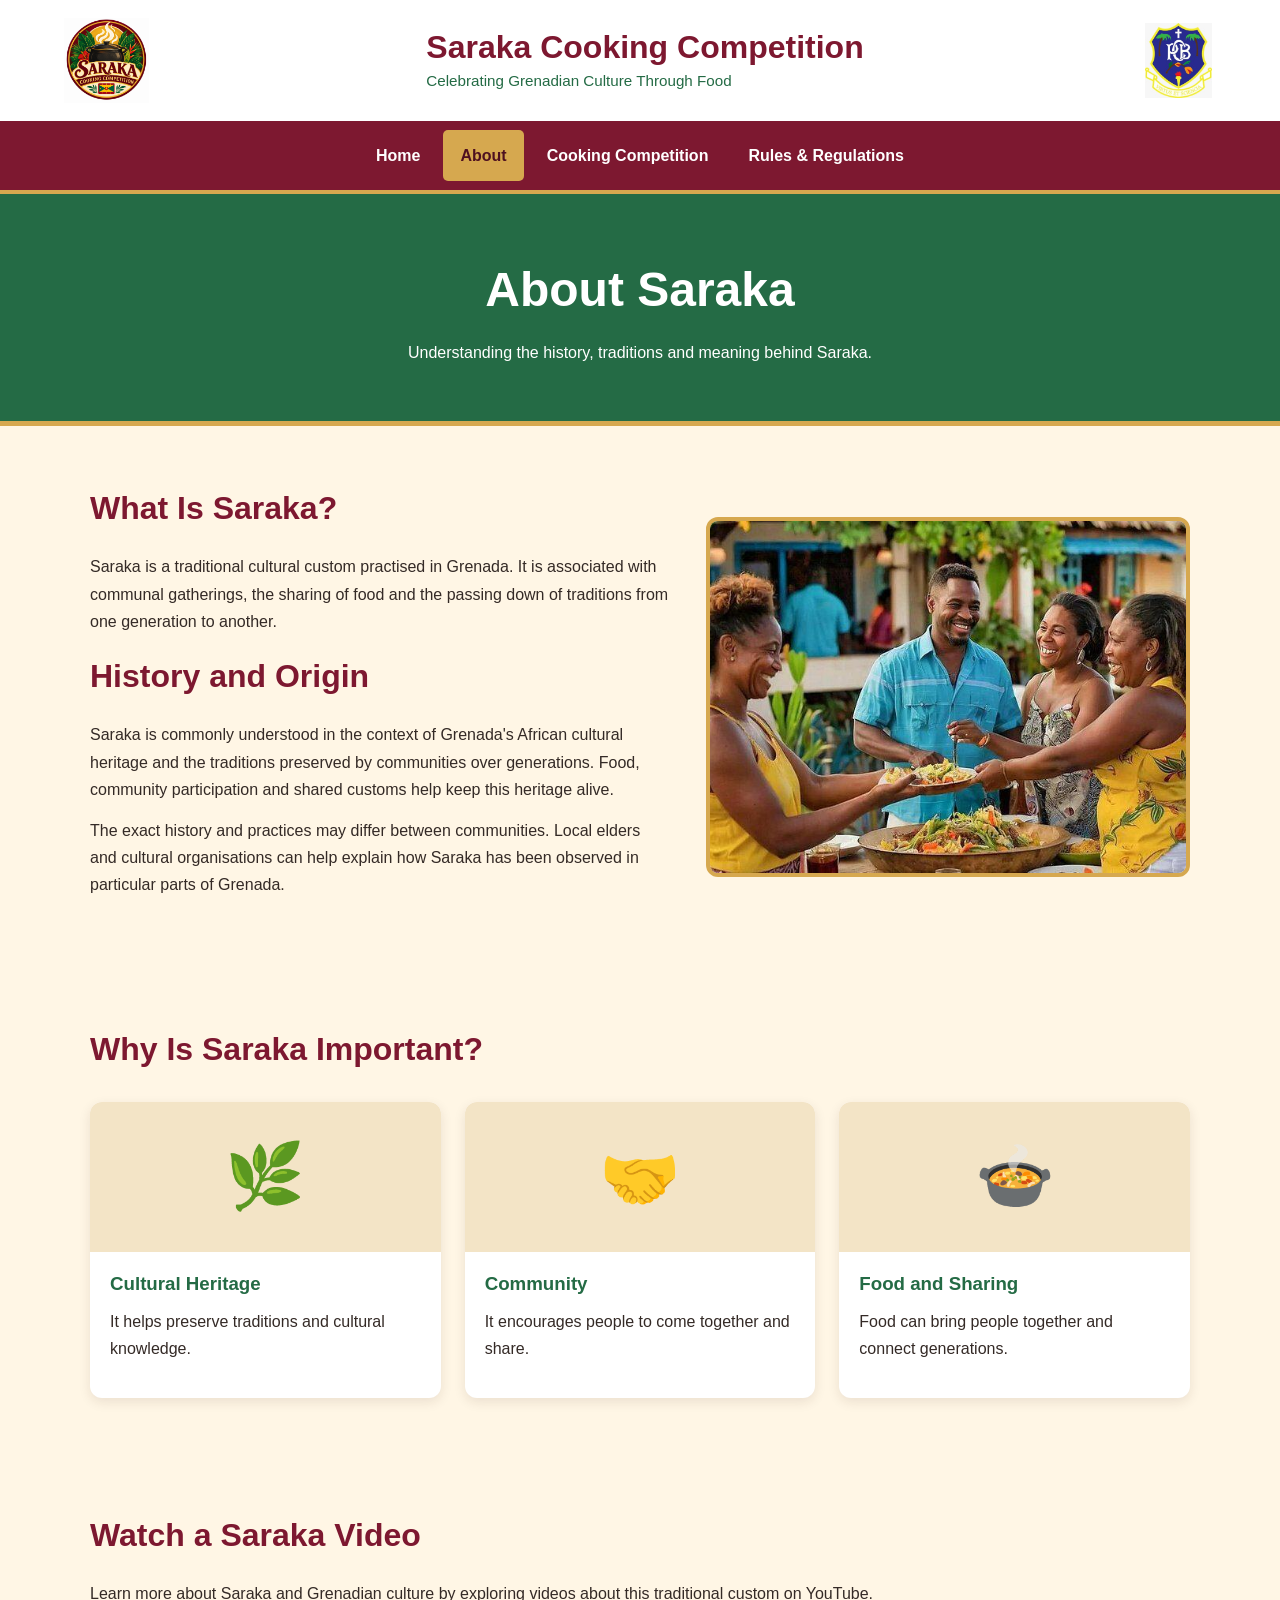
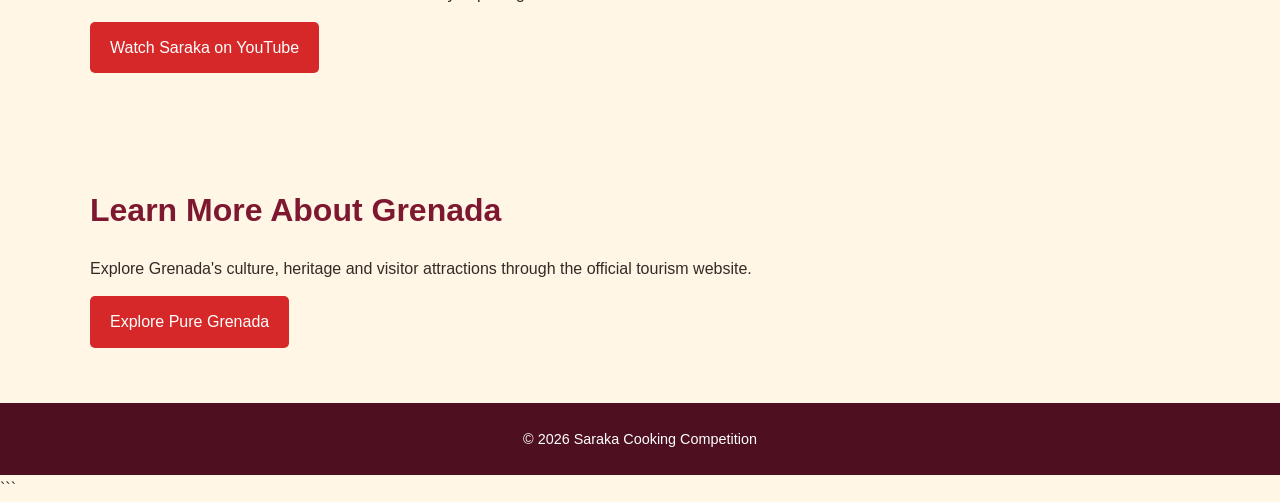
<file: about.html>
<!DOCTYPE html>
<html lang="en">
<head>
    <meta charset="UTF-8">
    <meta name="viewport" content="width=device-width, initial-scale=1.0">

    <title>About Saraka | Saraka Cooking Competition</title>
    <link rel="stylesheet" href="style.css">
</head>
<body>

<header>
    <div class="branding">
        <img src="weblogo.png" alt="Saraka event logo">

        <div>
            <h1>Saraka Cooking Competition</h1>
            <p>Celebrating Grenadian Culture Through Food</p>
        </div>

        <img src="logo.jpg" alt="School logo" class="school-logo">
    </div>

    <nav>
        <a href="index.html">Home</a>
        <a class="active" href="about.html">About</a>
        <a href="competition.html">Cooking Competition</a>
        <a href="rules.html">Rules &amp; Regulations</a>
    </nav>
</header>

<main>
    <section class="page-banner">
        <h2>About Saraka</h2>
        <p>Understanding the history, traditions and meaning behind Saraka.</p>
    </section>

    <section class="section two-column">
        <div>
            <h2>What Is Saraka?</h2>

            <p>
                Saraka is a traditional cultural custom practised in
                Grenada. It is associated with communal gatherings,
                the sharing of food and the passing down of traditions
                from one generation to another.
            </p>

            <h2>History and Origin</h2>

            <p>
                Saraka is commonly understood in the context of
                Grenada's African cultural heritage and the traditions
                preserved by communities over generations. Food,
                community participation and shared customs help keep
                this heritage alive.
            </p>

            <p>
                The exact history and practices may differ between
                communities. Local elders and cultural organisations
                can help explain how Saraka has been observed in
                particular parts of Grenada.
            </p>
        </div>

        <img src="food.jpg"
             alt="Food associated with a traditional Saraka gathering"
             class="feature-image">
    </section>

    <section class="section tinted">
        <h2>Why Is Saraka Important?</h2>

        <div class="card-grid">
            <article class="card">
                <div class="card-icon">🌿</div>
                <h3>Cultural Heritage</h3>
                <p>It helps preserve traditions and cultural knowledge.</p>
            </article>

            <article class="card">
                <div class="card-icon">🤝</div>
                <h3>Community</h3>
                <p>It encourages people to come together and share.</p>
            </article>

            <article class="card">
                <div class="card-icon">🍲</div>
                <h3>Food and Sharing</h3>
                <p>Food can bring people together and connect generations.</p>
            </article>
        </div>
    </section>

    <section class="section tinted">
        <h2>Watch a Saraka Video</h2>

        <p>
            Learn more about Saraka and Grenadian culture by exploring
            videos about this traditional custom on YouTube.
        </p>

        <a class="button"
           href="https://www.youtube.com/results?search_query=Saraka+Grenada"
           target="_blank"
           rel="noopener noreferrer">
            Watch Saraka on YouTube
        </a>
    </section>

    <section class="section">
        <h2>Learn More About Grenada</h2>

        <p>
            Explore Grenada's culture, heritage and visitor attractions
            through the official tourism website.
        </p>

        <a class="button"
           href="https://www.puregrenada.com/"
           target="_blank"
           rel="noopener noreferrer">
            Explore Pure Grenada
        </a>
    </section>
</main>

<footer>
    <p>&copy; 2026 Saraka Cooking Competition</p>
</footer>

</body>
</html>
```
</file>
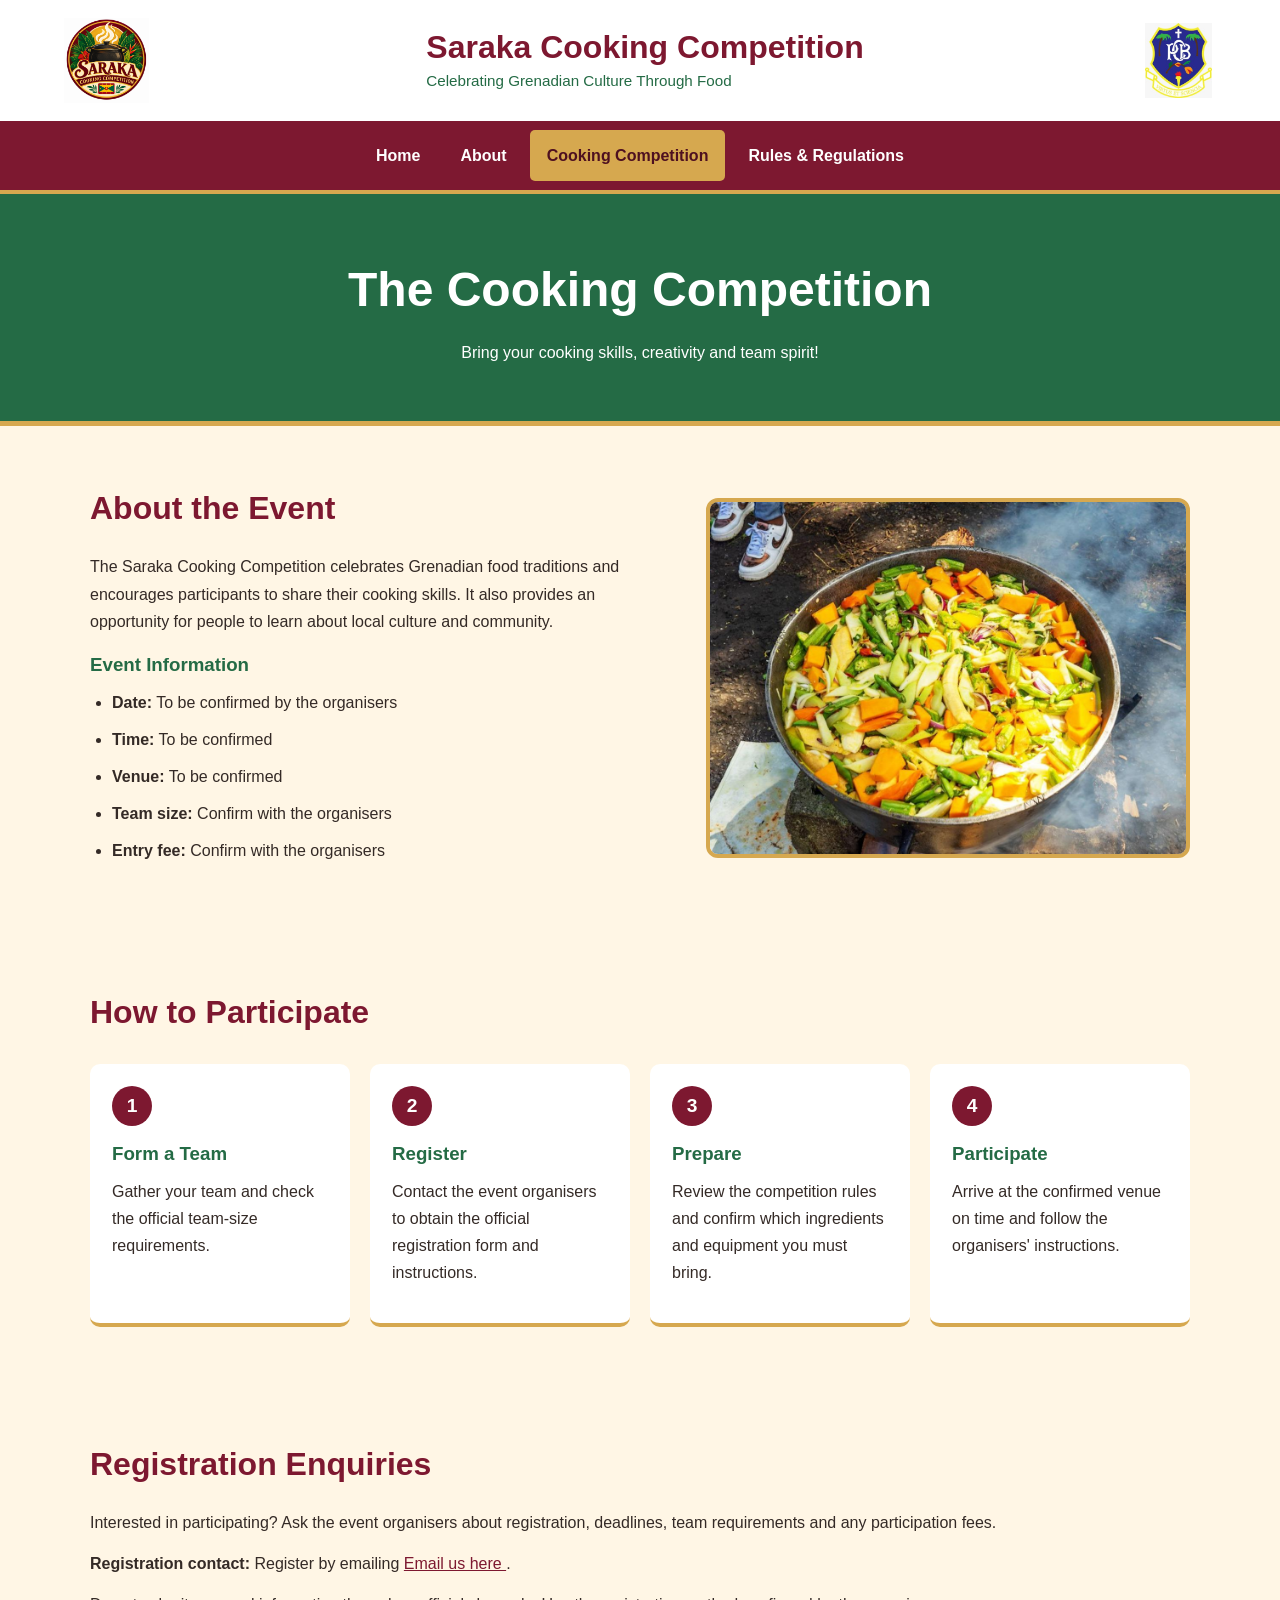
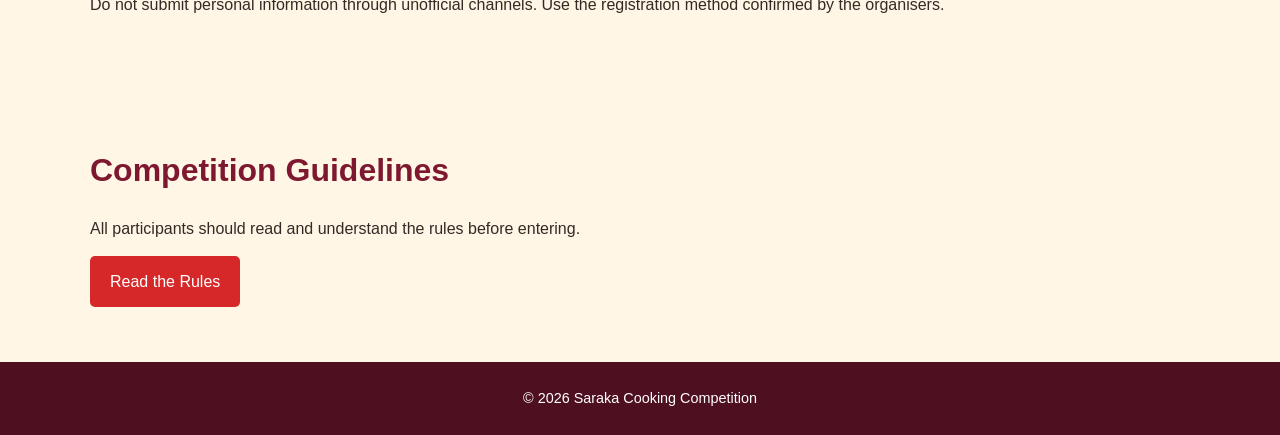
<file: competition.html>
<!DOCTYPE html>
<html lang="en">
<head>
    <meta charset="UTF-8">
    <meta name="viewport" content="width=device-width, initial-scale=1.0">
    <title>Cooking Competition | Saraka</title>
    <link rel="stylesheet" href="style.css">
</head>
<body>

<header>
    <div class="branding">
        <img src="weblogo.png" alt="Saraka event logo">
        <div>
            <h1>Saraka Cooking Competition</h1>
            <p>Celebrating Grenadian Culture Through Food</p>
        </div>
        <img src="logo.jpg" alt="School logo" class="school-logo">
    </div>

    <nav>
        <a href="index.html">Home</a>
        <a href="about.html">About</a>
        <a class="active" href="competition.html">Cooking Competition</a>
        <a href="rules.html">Rules &amp; Regulations</a>
    </nav>
</header>

<main>
    <section class="page-banner">
        <h2>The Cooking Competition</h2>
        <p>Bring your cooking skills, creativity and team spirit!</p>
    </section>

    <section class="section two-column">
        <div>
            <h2>About the Event</h2>
            <p>
                The Saraka Cooking Competition celebrates Grenadian
                food traditions and encourages participants to share
                their cooking skills. It also provides an opportunity
                for people to learn about local culture and community.
            </p>

            <h3>Event Information</h3>
            <ul class="detail-list">
                <li><strong>Date:</strong> To be confirmed by the organisers</li>
                <li><strong>Time:</strong> To be confirmed</li>
                <li><strong>Venue:</strong> To be confirmed</li>
                <li><strong>Team size:</strong> Confirm with the organisers</li>
                <li><strong>Entry fee:</strong> Confirm with the organisers</li>
            </ul>
        </div>

        <img src="cooking.jpg"
             alt="People preparing food together"
             class="feature-image">
    </section>

    <section class="section tinted">
        <h2>How to Participate</h2>

        <div class="steps">
            <article class="step">
                <span>1</span>
                <h3>Form a Team</h3>
                <p>Gather your team and check the official team-size requirements.</p>
            </article>

            <article class="step">
                <span>2</span>
                <h3>Register</h3>
                <p>Contact the event organisers to obtain the official registration form and instructions.</p>
            </article>

            <article class="step">
                <span>3</span>
                <h3>Prepare</h3>
                <p>Review the competition rules and confirm which ingredients and equipment you must bring.</p>
            </article>

            <article class="step">
                <span>4</span>
                <h3>Participate</h3>
                <p>Arrive at the confirmed venue on time and follow the organisers' instructions.</p>
            </article>
        </div>
    </section>

    <section class="section">
        <h2>Registration Enquiries</h2>
        <p>
            Interested in participating? Ask the event organisers
            about registration, deadlines, team requirements and
            any participation fees.
        </p>
      <p>
    <strong>Registration contact:</strong>
    Register by emailing
    <a href="https://mail.google.com/mail/?view=cm&to=organisers-adrielbell55@gmail.com"
       target="_blank" rel="noopener noreferrer">
        Email us here
    </a>.
</p>
        <p>
            Do not submit personal information through unofficial
            channels. Use the registration method confirmed by the
            organisers.
        </p>
    </section>

    <section class="section">
        <h2>Competition Guidelines</h2>
        <p>
            All participants should read and understand the rules
            before entering.
        </p>
        <a class="button" href="rules.html">Read the Rules</a>
    </section>
</main>

<footer>
    <p>&copy; 2026 Saraka Cooking Competition</p>
</footer>

</body>
</html>
</file>
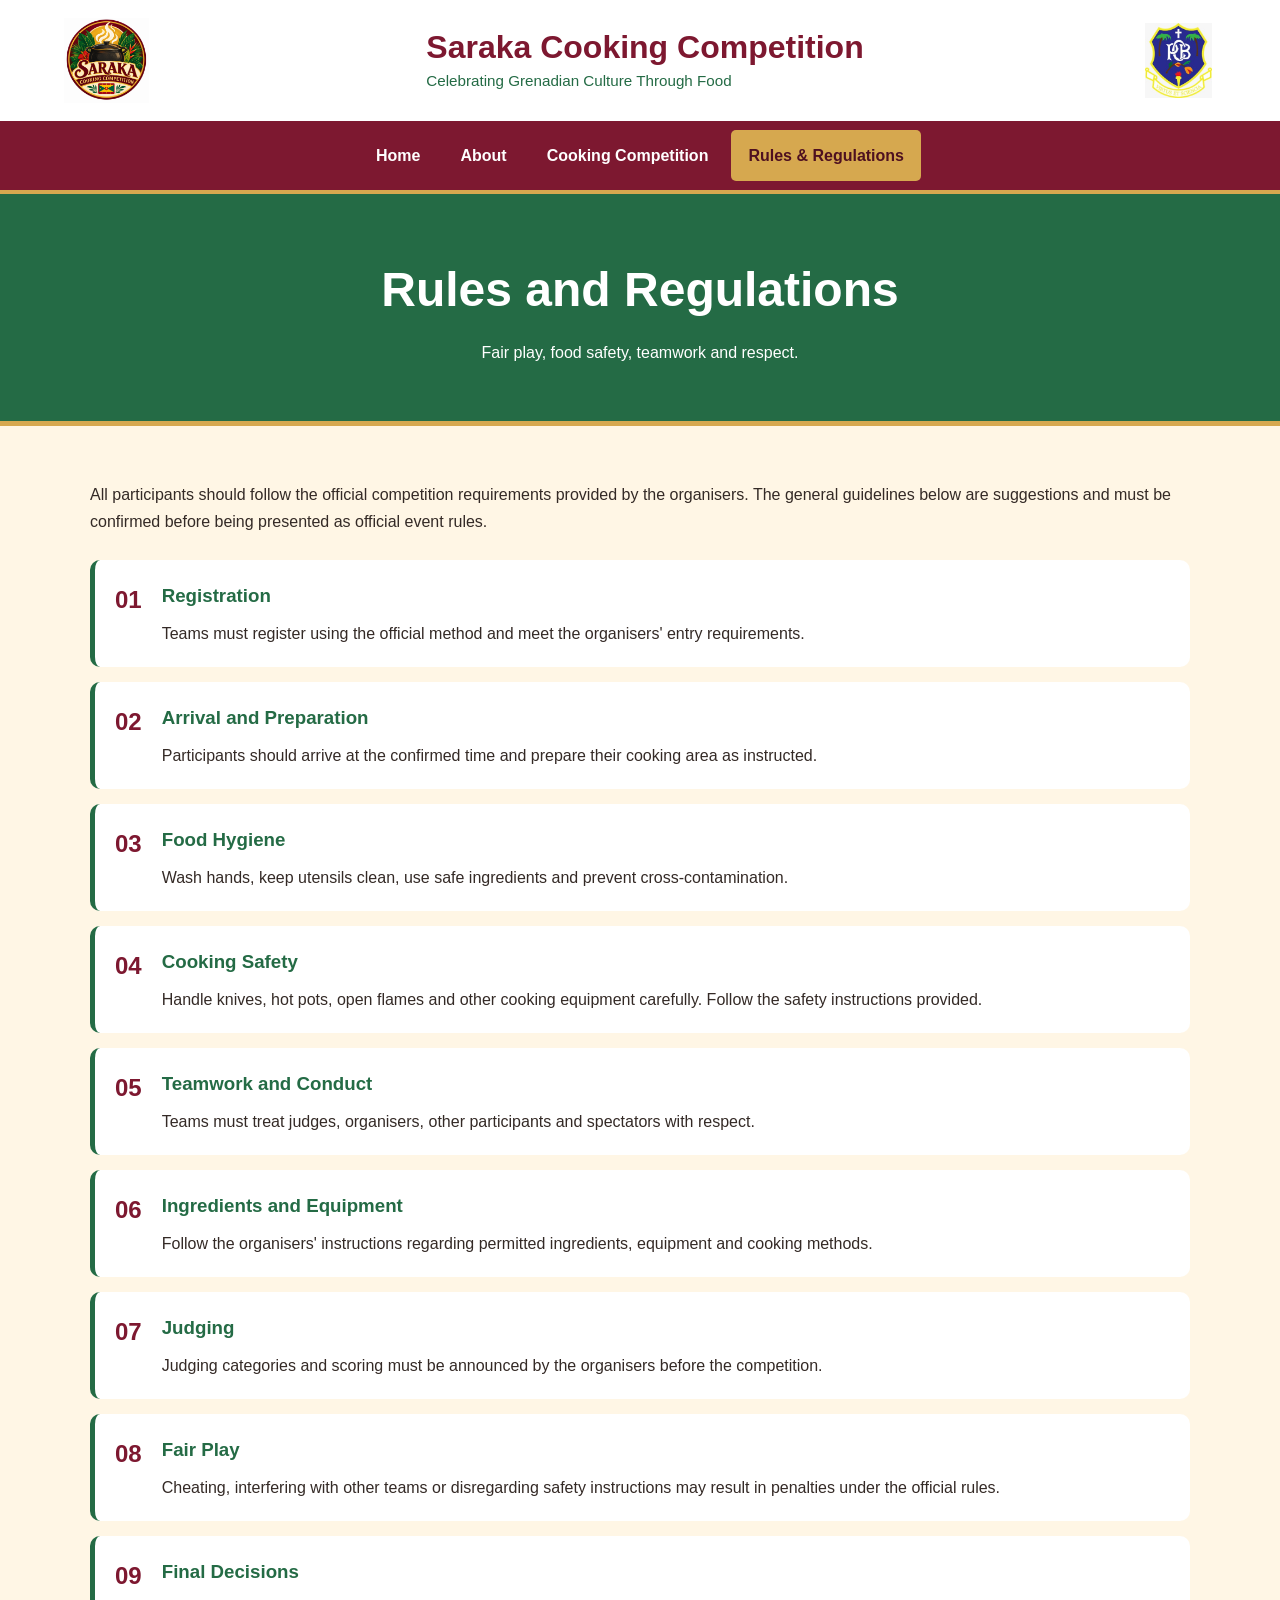
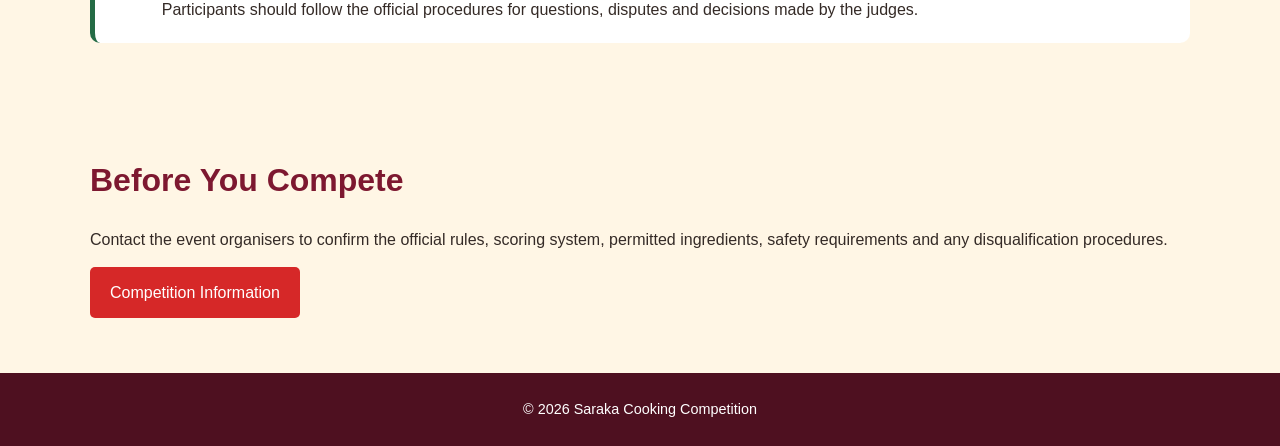
<file: rules.html>
<!DOCTYPE html>
<html lang="en">
<head>
    <meta charset="UTF-8">
    <meta name="viewport" content="width=device-width, initial-scale=1.0">
    <title>Rules and Regulations | Saraka</title>
    <link rel="stylesheet" href="style.css">
</head>
<body>

<header>
    <div class="branding">
        <img src="weblogo.png" alt="Saraka event logo">
        <div>
            <h1>Saraka Cooking Competition</h1>
            <p>Celebrating Grenadian Culture Through Food</p>
        </div>
        <img src="logo.jpg" alt="School logo" class="school-logo">
    </div>

    <nav>
        <a href="index.html">Home</a>
        <a href="about.html">About</a>
        <a href="competition.html">Cooking Competition</a>
        <a class="active" href="rules.html">Rules &amp; Regulations</a>
    </nav>
</header>

<main>
    <section class="page-banner">
        <h2>Rules and Regulations</h2>
        <p>Fair play, food safety, teamwork and respect.</p>
    </section>

    <section class="section">
        <p>
            All participants should follow the official competition
            requirements provided by the organisers. The general
            guidelines below are suggestions and must be confirmed
            before being presented as official event rules.
        </p>

        <div class="rules-list">
            <article class="rule">
                <span>01</span>
                <div>
                    <h3>Registration</h3>
                    <p>Teams must register using the official method and meet the organisers' entry requirements.</p>
                </div>
            </article>

            <article class="rule">
                <span>02</span>
                <div>
                    <h3>Arrival and Preparation</h3>
                    <p>Participants should arrive at the confirmed time and prepare their cooking area as instructed.</p>
                </div>
            </article>

            <article class="rule">
                <span>03</span>
                <div>
                    <h3>Food Hygiene</h3>
                    <p>Wash hands, keep utensils clean, use safe ingredients and prevent cross-contamination.</p>
                </div>
            </article>

            <article class="rule">
                <span>04</span>
                <div>
                    <h3>Cooking Safety</h3>
                    <p>Handle knives, hot pots, open flames and other cooking equipment carefully. Follow the safety instructions provided.</p>
                </div>
            </article>

            <article class="rule">
                <span>05</span>
                <div>
                    <h3>Teamwork and Conduct</h3>
                    <p>Teams must treat judges, organisers, other participants and spectators with respect.</p>
                </div>
            </article>

            <article class="rule">
                <span>06</span>
                <div>
                    <h3>Ingredients and Equipment</h3>
                    <p>Follow the organisers' instructions regarding permitted ingredients, equipment and cooking methods.</p>
                </div>
            </article>

            <article class="rule">
                <span>07</span>
                <div>
                    <h3>Judging</h3>
                    <p>Judging categories and scoring must be announced by the organisers before the competition.</p>
                </div>
            </article>

            <article class="rule">
                <span>08</span>
                <div>
                    <h3>Fair Play</h3>
                    <p>Cheating, interfering with other teams or disregarding safety instructions may result in penalties under the official rules.</p>
                </div>
            </article>

            <article class="rule">
                <span>09</span>
                <div>
                    <h3>Final Decisions</h3>
                    <p>Participants should follow the official procedures for questions, disputes and decisions made by the judges.</p>
                </div>
            </article>
        </div>
    </section>

    <section class="section tinted">
        <h2>Before You Compete</h2>
        <p>
            Contact the event organisers to confirm the official rules,
            scoring system, permitted ingredients, safety requirements
            and any disqualification procedures.
        </p>
        <a class="button" href="competition.html">Competition Information</a>
    </section>
</main>

<footer>
    <p>&copy; 2026 Saraka Cooking Competition</p>
</footer>

</body>
</html>
</file>
<file: style.css>
* {
    box-sizing: border-box;
    margin: 0;
    padding: 0;
}

:root {
    --maroon: #7d1830;
    --dark-maroon: #4e1020;
    --gold: #d6a84f;
    --green: #246b45;
    --cream: #fff6e5;
    --white: #ffffff;
    --text: #342a26;
}

html {
    scroll-behavior: smooth;
}

body {
    font-family: Arial, Helvetica, sans-serif;
    background-color: var(--cream);
    color: var(--text);
    line-height: 1.7;
}

img {
    max-width: 100%;
    display: block;
}

a {
    color: var(--maroon);
}

a:hover {
    color: var(--green);
}

header {
    background-color: var(--white);
    border-bottom: 4px solid var(--gold);
}

.branding {
    max-width: 1200px;
    margin: auto;
    padding: 18px 24px;
    display: flex;
    align-items: center;
    justify-content: space-between;
    gap: 18px;
}

.branding img {
    width: 85px;
    height: 85px;
    object-fit: contain;
}

.branding .school-logo {
    width: 75px;
    height: 75px;
}

.branding h1 {
    color: var(--maroon);
    font-size: clamp(1.3rem, 3vw, 2rem);
    line-height: 1.3;
}

.branding p {
    color: var(--green);
    font-size: 0.95rem;
}


nav {
    background-color: var(--maroon);
    display: flex;
    justify-content: center;
    flex-wrap: wrap;
    padding: 6px 12px;
}

nav a {
    color: var(--white);
    text-decoration: none;
    padding: 12px 17px;
    margin: 3px;
    border-radius: 5px;
    font-weight: bold;
}

nav a:hover,
nav a.active {
    background-color: var(--gold);
    color: var(--dark-maroon);
}

.hero {
    min-height: 420px;
    display: flex;
    align-items: center;
    background:
        linear-gradient(
            90deg,
            rgba(48, 12, 23, 0.92),
            rgba(48, 12, 23, 0.42)
        ),
        url("images/saraka-cooking.jpg") center/cover no-repeat;
    color: var(--white);
    padding: 65px 8%;
}

.hero-content {
    max-width: 680px;
}

.eyebrow {
    color: var(--gold);
    font-weight: bold;
    text-transform: uppercase;
    letter-spacing: 2px;
}

.hero h2 {
    font-size: clamp(2rem, 5vw, 3.5rem);
    line-height: 1.2;
    margin: 12px 0 20px;
}

.hero p {
    margin-bottom: 20px;
}

/* PAGE BANNERS */
.page-banner {
    background-color: var(--green);
    color: var(--white);
    text-align: center;
    padding: 55px 20px;
    border-bottom: 5px solid var(--gold);
}

.page-banner h2 {
    font-size: clamp(2rem, 4vw, 3rem);
    margin-bottom: 8px;
}


.section {
    max-width: 1150px;
    margin: auto;
    padding: 55px 25px;
}

.section h2 {
    color: var(--maroon);
    margin-bottom: 18px;
    font-size: 2rem;
}

.section h3 {
    color: var(--green);
    margin: 12px 0 8px;
}

.section p {
    margin-bottom: 14px;
}

.two-column {
    display: grid;
    grid-template-columns: 1.2fr 1fr;
    align-items: center;
    gap: 35px;
}

.feature-image {
    width: 100%;
    height: 360px;
    object-fit: cover;
    border-radius: 12px;
    border: 4px solid var(--gold);
}


.card-grid {
    display: grid;
    grid-template-columns: repeat(3, minmax(0, 1fr));
    gap: 24px;
    margin-top: 25px;
}

.card {
    background-color: var(--white);
    border-radius: 12px;
    overflow: hidden;
    padding-bottom: 22px;
    box-shadow: 0 4px 12px rgba(60, 25, 20, 0.10);
}

.card img {
    width: 100%;
    height: 210px;
    object-fit: cover;
}

.card h3,
.card p,
.card > a {
    margin-left: 20px;
    margin-right: 20px;
}

.card h3 {
    margin-top: 16px;
}

.card > a {
    font-weight: bold;
}

.card-icon {
    min-height: 150px;
    display: grid;
    place-items: center;
    font-size: 4rem;
    background-color: #f3e4c6;
}

*/
.button {
    display: inline-block;
    background-color: var(--gold);
    color: var(--dark-maroon);
    padding: 12px 23px;
    border-radius: 6px;
    text-decoration: none;
    font-weight: bold;
    margin-top: 8px;
    transition: background-color 0.2s;
}

.button:hover {
    background-color: var(--white);
    color: var(--maroon);
}


.tourism-banner {
    text-align: center;
    background-color: var(--maroon);
    color: var(--white);
    padding: 50px 20px;
}

.tourism-banner h2 {
    color: var(--gold);
    margin-bottom: 10px;
}


.detail-list {
    padding-left: 22px;
}

.detail-list li {
    margin-bottom: 10px;
}

.steps {
    display: grid;
    grid-template-columns: repeat(4, minmax(0, 1fr));
    gap: 20px;
    margin-top: 25px;
}

.step {
    background-color: var(--white);
    border-radius: 10px;
    padding: 22px;
    border-bottom: 4px solid var(--gold);
}

.step > span {
    display: inline-grid;
    place-items: center;
    width: 40px;
    height: 40px;
    border-radius: 50%;
    background-color: var(--maroon);
    color: var(--white);
    font-weight: bold;
    font-size: 1.2rem;
}

.step h3 {
    margin-top: 12px;
}


.rules-list {
    display: grid;
    gap: 15px;
    margin-top: 25px;
}

.rule {
    display: flex;
    align-items: flex-start;
    gap: 20px;
    padding: 20px;
    background-color: var(--white);
    border-radius: 10px;
    border-left: 5px solid var(--green);
}

.rule > span {
    color: var(--maroon);
    font-size: 1.5rem;
    font-weight: bold;
}

.rule h3 {
    margin-top: 0;
}

.rule p {
    margin-bottom: 0;
}



footer {
    background-color: var(--dark-maroon);
    color: var(--white);
    text-align: center;
    padding: 24px 15px;
    font-size: 0.9rem;
}


@media (max-width: 800px) {
    .branding {
        flex-wrap: wrap;
        justify-content: center;
        text-align: center;
    }

    .branding > div {
        flex: 1 1 200px;
    }

    .two-column {
        grid-template-columns: 1fr;
    }

    .card-grid {
        grid-template-columns: repeat(2, minmax(0, 1fr));
    }

    .steps {
        grid-template-columns: repeat(2, minmax(0, 1fr));
    }
}

@media (max-width: 520px) {
    .branding img {
        width: 60px;
        height: 60px;
    }

    .branding .school-logo {
        width: 55px;
        height: 55px;
    }

    nav {
        flex-direction: column;
        text-align: center;
    }

    nav a {
        padding: 9px;
    }

    .hero {
        padding: 45px 22px;
    }

    .card-grid,
    .steps {
        grid-template-columns: 1fr;
    }

    .feature-image {
        height: 260px;
    }

    .section {
        padding: 35px 20px;
    }

    width: 100%;
    height: auto;
    border-radius: 12px;
}
.button {
    background-color: #d62828;
    color: white;
    padding: 12px 20px;
    text-decoration: none;
    border-radius: 5px;
    display: inline-block;
}

.button:hover {
    background-color: #a4161a;
}
</file>
